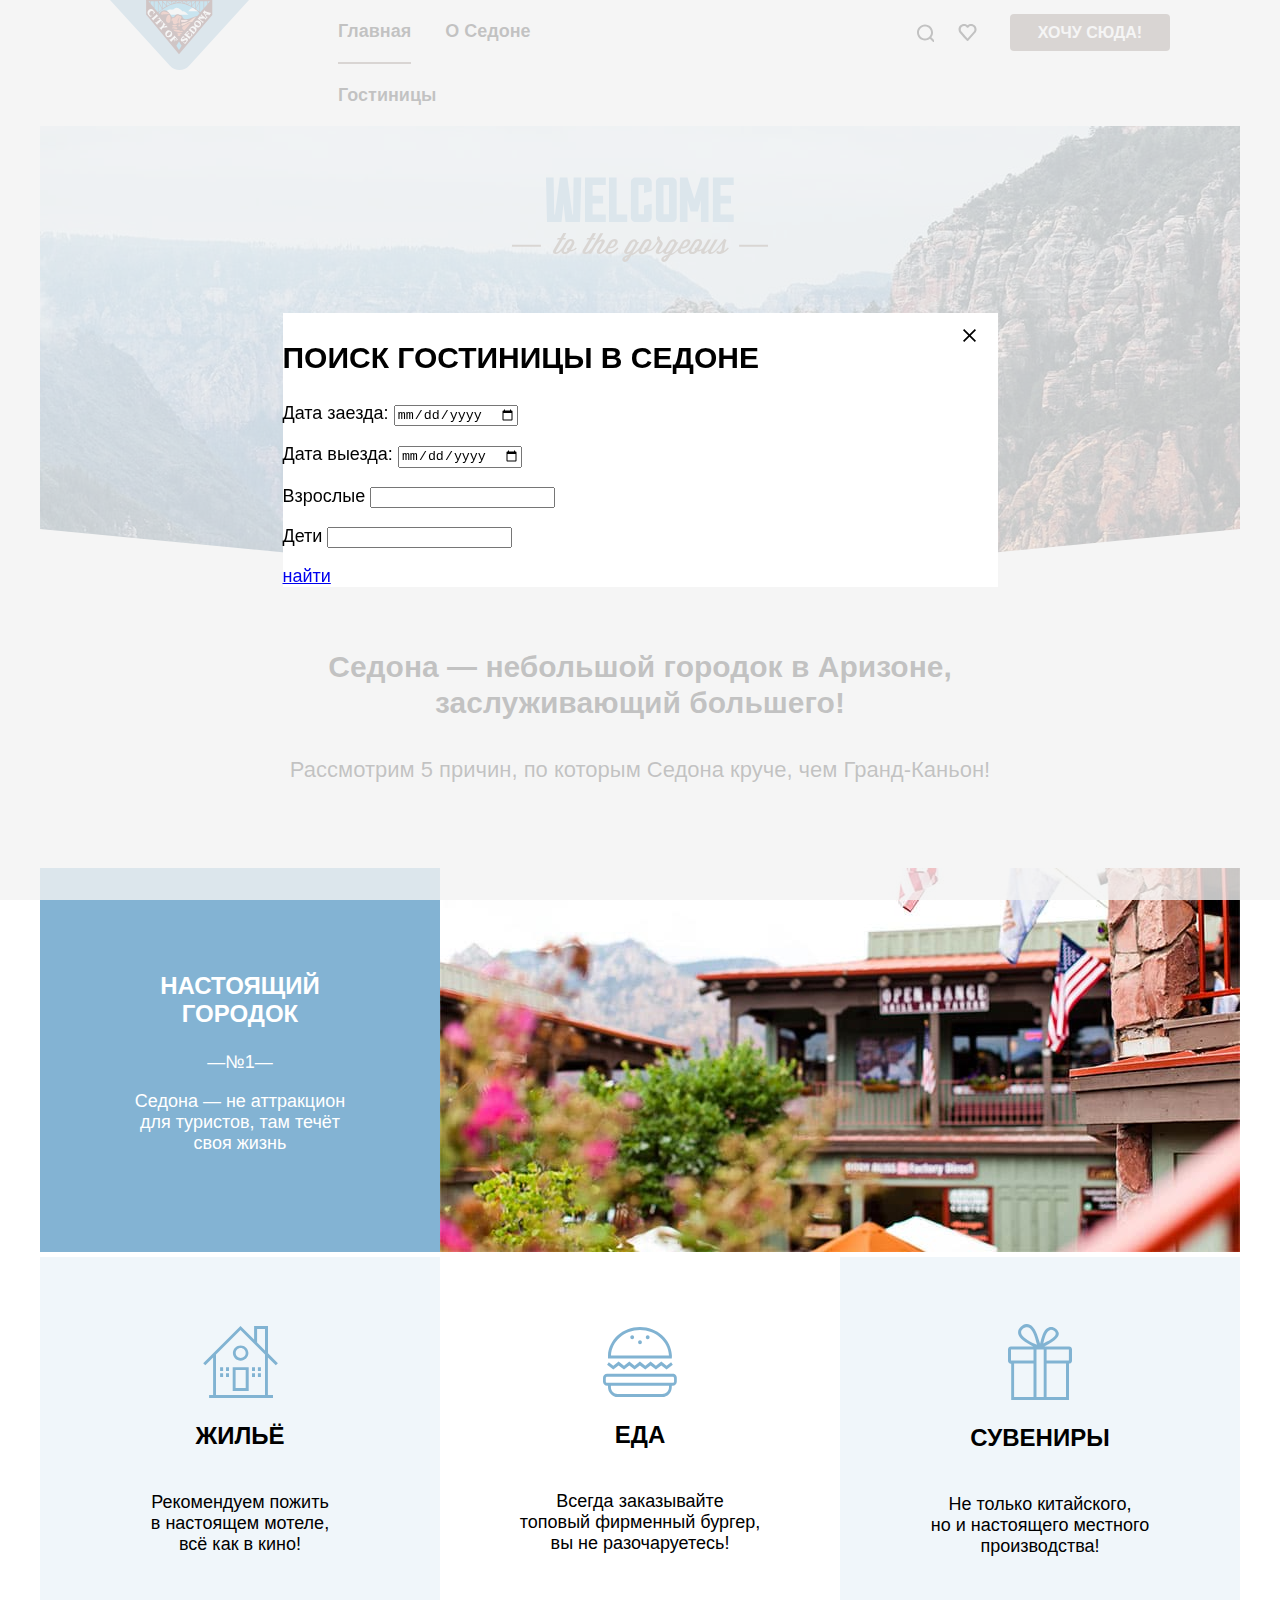
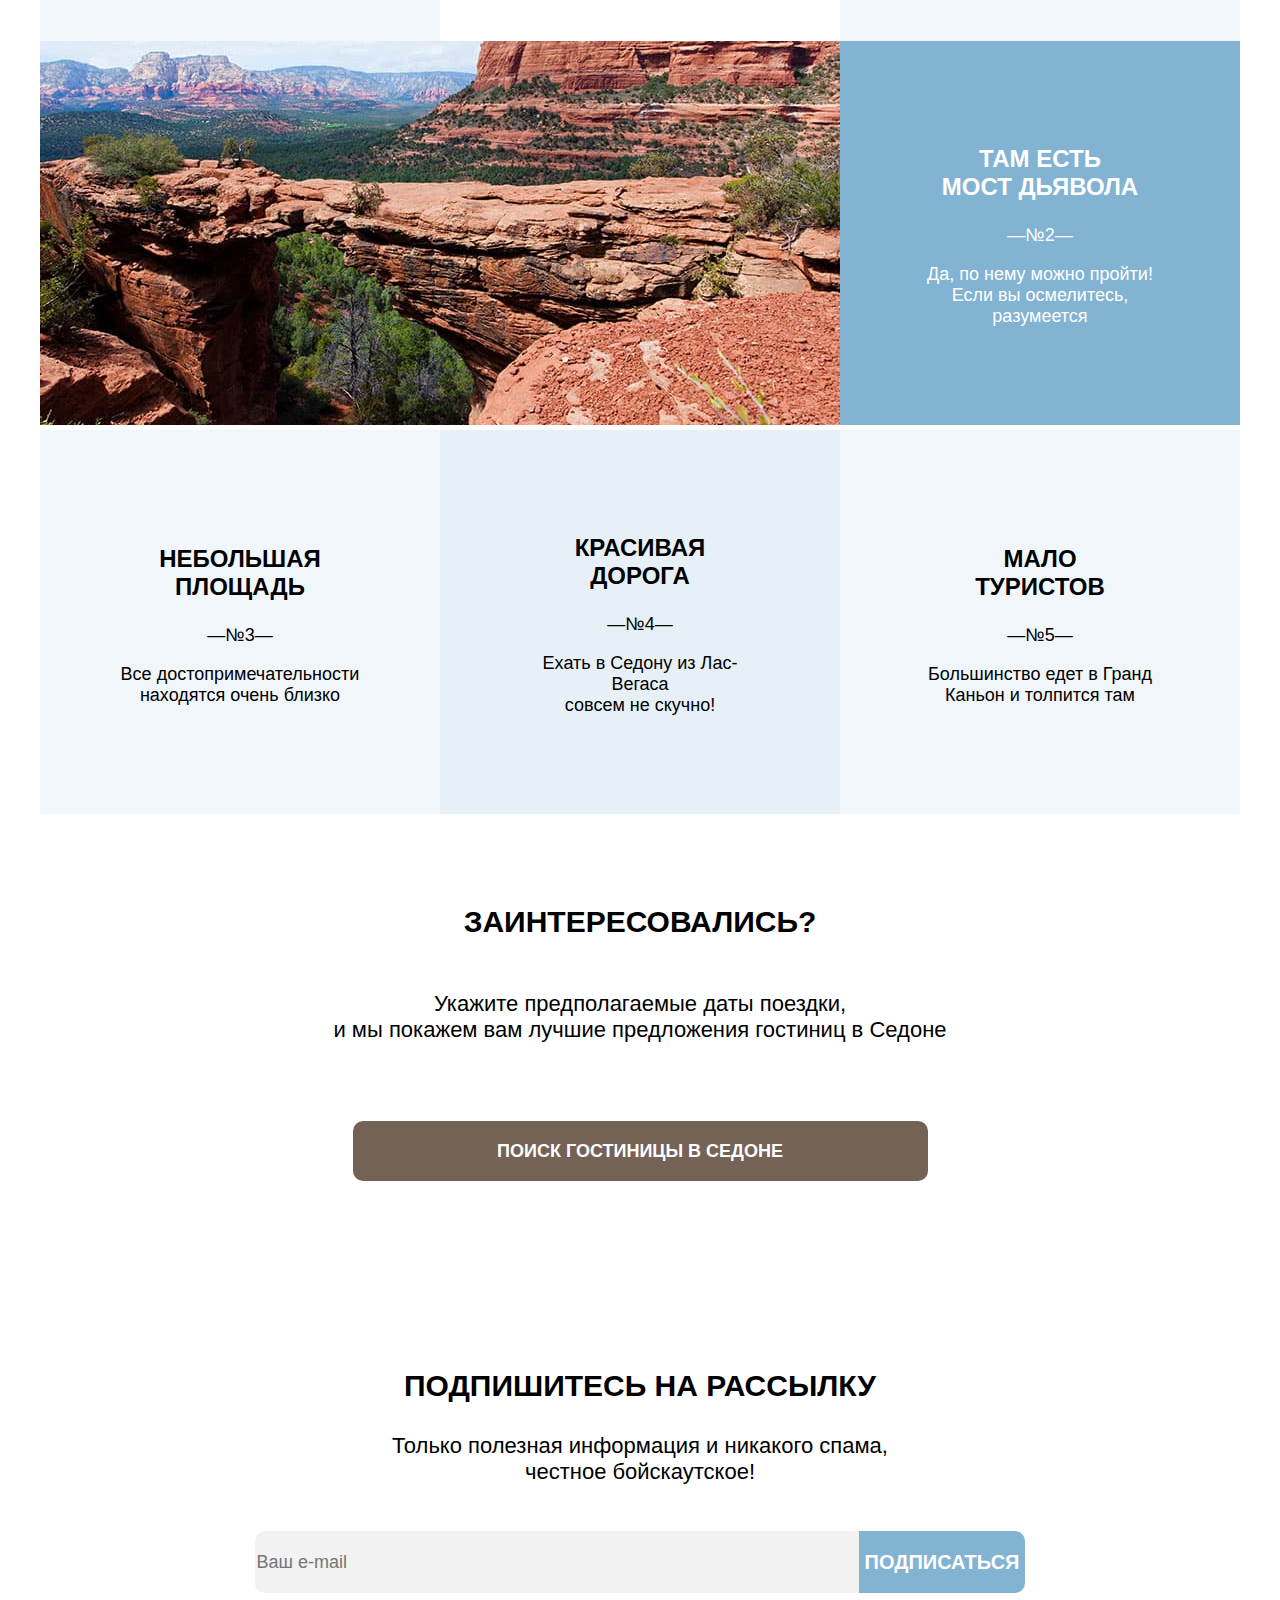
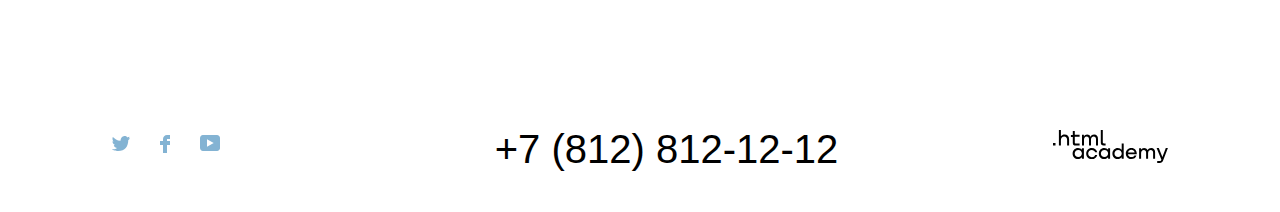
<file: index.html>
<!DOCTYPE html>
<html lang="ru">

<head>
    <meta charset="utf-8">
    <title>Sedona</title>
    <link rel="stylesheet" href="styles/styles.css">

</head>

<body>
    <div class="index-content">
        <header class="page-header">
            <nav class="navigation">
                <div class="navigation-logo">
                    <img class="logo" src="images/svg/logo.svg" width="139" height="70" alt="Логотип">
                </div>
                <ul class="navigation-list">

                    <li class="navigation-item">
                        <a class="navigation-link-active">Главная </a>
                    </li>
                    <li class="navigation-item">
                        <a class="navigation-link" href="about.html">О Седоне </a>
                    </li>
                    <li class="navigation-item">
                        <a class="navigation-link" href="hotels.html">Гостиницы </a>
                    </li>
                </ul>

                <ul class="navigation-user">
                    <li class="navigation-item">
                        <a class="navigation-link" href="#">
                            <svg aria-hidden="true" focusable="false" width="18.05" height="18.1" xmlns="http://www.w3.org/2000/svg">
                                <path d="m19.026 17.05-3.71-3.7c1.002-1.3 1.704-3 1.704-4.9 0-4.4-3.61-8-8.023-8C4.585.45.975 4.15.975 8.55c0 4.4 3.61 8 8.022 8 1.805 0 3.51-.6 4.914-1.7l3.71 3.7 1.405-1.5Zm-10.029-2.5c-3.309 0-6.017-2.7-6.017-6s2.708-6 6.017-6c3.31 0 6.017 2.7 6.017 6s-2.707 6-6.017 6Z" fill="#000"/>
                              </svg>
                            <span class="visually-hidden"> Поиск</span> </a>
                    </li>
                    <li class="navigation-item">
                        <a class="navigation-link navigation-link-2" href="#">
                            <svg aria-hidden="true" focusable="false" width="19" height="17" fill="none" xmlns="http://www.w3.org/2000/svg"><path d="M9.444 17c-.301 0-.602-.1-.802-.4-5.416-6.1-6.72-7.5-7.02-7.9C.92 7.8.519 6.6.519 5.4c0-3 2.406-5.4 5.515-5.4 1.304 0 2.507.5 3.51 1.3C10.547.5 11.851 0 13.054 0c3.008 0 5.516 2.4 5.516 5.4 0 1.3-.502 2.5-1.304 3.4l-7.02 7.9c-.2.2-.401.3-.802.3ZM3.427 7.5c.3.4 3.51 4 6.117 6.9l6.218-7c.501-.5.702-1.2.702-2 0-1.8-1.505-3.3-3.31-3.3-1.002 0-2.005.5-2.707 1.3-.301.3-.602.4-.903.4-.3 0-.602-.2-.802-.4-.702-.8-1.705-1.3-2.708-1.3-1.805 0-3.31 1.5-3.31 3.3-.1.9.302 1.6.703 2.1-.1 0-.1 0 0 0Z" fill="#000"/></svg>
                            <span class="visually-hidden">Избранное</span> </a>
                    </li>
                    <li class="navigation-item">
                        <a class="navigation-link-button" href="#"><span class="header-link-button">Хочу сюда!</span>  </a>
                    </li>
                </ul>
            </nav>
        </header>

        <main class="main-container main-index">

            <div class="page-container">
                <section class="logo-title">
                    <img class="main-logo" src="images/svg/welcome.svg" width="458" height="352" alt="Логотип">
                    <img class="vector-header" src="images/svg/vector-header.svg" alt="">
                    <h1 class="visually-hidden  ">Седона</h1>

                </section>
                <section class="desc">
                    <h2 class="main-slogan">Седона — небольшой городок в Аризоне, заслуживающий большего!
                    </h2>
                    <p class="reasons">Рассмотрим 5 причин, по которым Седона круче, чем Гранд-Каньон!</p>
                </section>

                <section class="advantages">
                    <h2 class="visually-hidden">Преимущества</h2>
                    <ol class="advantages-list">

                        <li class="advantages-list-item">
                            <h3 class="advantages-title">настоящий <br>городок
                            </h3>
                            <span class="number">—№1—</span>
                            <p class="advantages-discription">Седона — не аттракцион<br> для туристов, там течёт <br> своя жизнь</p>
                        </li>



                        <li class="advantages-item-photo">
                            <img class="photo-top" src="images/background-2.jpg" Width="800" Height="384" alt="Изображение">
                        </li>
                        <li class="content-1">

                            <ul class="advantages-items">


                                <li class="advantages-item-logo">
                                    <img src="images/svg/hous.svg" width="75" height="72" alt="Дом">
                                    <h3 class="advantages-title">Жильё</h3>
                                    <p class="advantages-discription">Рекомендуем пожить <br> в настоящем мотеле, <br> всё как в кино!</p>
                                </li>
                                <li class="advantages-item-logo white">
                                    <img src="images/svg/burger.svg" width="74" height="70" alt="Бургер">
                                    <h3 class="advantages-title">Еда</h3>
                                    <p class="advantages-discription">Всегда заказывайте <br> топовый фирменный бургер, <br> вы не разочаруетесь!</p>
                                </li>
                                <li class="advantages-item-logo">
                                    <img src="images/svg/present.svg" width="64" height="76" alt="Подарок">
                                    <h3 class="advantages-title">Сувениры</h3>
                                    <p class="advantages-discription">Не только китайского, <br> но и настоящего местного <br> производства!</p>
                                </li>
                            </ul>
                        </li>

                        <li class="advantages-item">
                            <div class="advantages-item-photo">
                                <img class="photo" src="images/background-3.jpg" width="800" height="384" alt="Изображение">
                            </div>
                        </li>




                        <li class="advantages-list-item-2">
                            <h3 class="advantages-title">там есть <br> мост дьявола</h3>
                            <span class="number">—№2—</span>
                            <p class="advantages-discription">Да, по нему можно пройти! Если вы осмелитесь, разумеется</p>
                        </li>
                        <li class="content-2">
                            <ul class="advantages-items-2">
                                <li class="advantages-item-number">
                                    <h3 class="advantages-title">Небольшая <br> площадь
                                    </h3>
                                    <span class="number">—№3—</span>
                                    <p class="advantages-discription">Все достопримечательности <br> находятся очень близко</p>
                                </li>
                                <li class="advantages-item-road">
                                    <h3 class="advantages-title">Красивая <br> дорога
                                    </h3>
                                    <span class="number">—№4—</span>
                                    <p class="advantages-discription">Ехать в Седону из Лас-Вегаса <br> совсем не скучно!</p>
                                </li>
                                <li class="advantages-item-number">
                                    <h3 class="advantages-title">Мало <br> туристов
                                    </h3>
                                    <span class="number">—№5—</span>
                                    <p class="advantages-discription">Большинство едет в Гранд <br> Каньон и толпится там</p>
                                </li>
                            </ul>
                        </li>
                    </ol>

                </section>

                <section class="search">
                    <h2 class="visually-hidden">Поиск гостиницы</h2>
                    <p class="search-title">Заинтересовались?</p>
                    <p class="search-text">Укажите предполагаемые даты поездки, <br> и мы покажем вам лучшие предложения гостиниц в Седоне
                    </p>
                    <a class="button button-subscribe" href="#"> <span class="search-hotels">поиск гостиницы в седоне</span> </a>
                </section>

                <section class="subscription">
                    <h2 class="subscription-title">Подпишитесь на рассылку</h2>
                    <p class="subscription-text">Только полезная информация и никакого спама, <br> честное бойскаутское!</p>
                    <form class="subscription-form" action="https://echo.htmlacademy.ru/" method="post">
                        <label class="visually-hidden" for="subcription-email">Email</label>
                        <input class="field" placeholder="Ваш e-mail" type="email" name="subcription-email" id="subcription-email">
                        <button class="button subscription-button" type="submit"><span class="subscription-button-item">подписаться</span> </button>
                    </form>
                </section>
            </div>
        </main>

        <footer class="page-footer">

            <section class="contacts">
                <h2 class="visually-hidden">Контакты</h2>
                <ul class="footer-social-list">
                    <li class="footer-social-item">
                        <a class="button-footer" href="https://twitter.com/htmlacademy_ru">
                            <svg aria-hidden="true" focusable="false" width="18" height="15" fill="none" xmlns="http://www.w3.org/2000/svg"><path d="M11.6.2c1.8-.5 3.2.3 3.8 1.2.7-.2 1.4-.5 2.1-.7 0 .9-.6 1.5-.9 1.8.7.1 1.4-.6 1.4-.6-.2 1-1.1 1.8-1.7 2C16.1 10.7 13 15.1 5.7 15h-.5c-.4 0-4.4-.5-5.2-1.9 2.4.2 4.1-.4 5-1.2-1-.3-2.9-.4-3.2-2.9.4.1.6.2 1.3.1C1.8 8.3.4 7.5.5 5.3c.3.3 1.1.5 1.4.5C1.1 5.6-.2 2.5.9.9c1.9 1.9 4 3.6 7.6 3.8C8.7 2.3 9.7.8 11.6.2Z" fill="#83B3D3"/></svg>
                            <span class="visually-hidden">Твиттер</span>
                        </a>
                    </li>
                    <li class="footer-social-item">
                        <a class="button-footer" href="https://www.facebook.com/htmlacademy">
                            <svg aria-hidden="true" focusable="false" width="10" height="18" fill="none" xmlns="http://www.w3.org/2000/svg"><path d="M7 0C4.8 0 3 1.8 3 4v2H0v4h3v8h4v-8h3V6H7V4h3V0H7Z" fill="#83B3D3"/></svg>
                            <span class="visually-hidden">Фейсбук</span>
                        </a>
                    </li>
                    <li class="footer-social-item">
                        <a class="button-footer" href="https://www.youtube.com/c/HTMLAcademyRUS">
                            <svg aria-hidden="true" focusable="false" width="20" height="16" fill="none" xmlns="http://www.w3.org/2000/svg"><path d="M17 0H2.9C1.2 0 0 1.5 0 3.2v9.5C0 14.5 1.2 16 2.9 16h14.3c1.5 0 2.9-1.5 2.9-3.2V3.2C19.9 1.5 18.7 0 17 0ZM7 11.8V4.2L13.7 8 7 11.8Z" fill="#83B3D3"/></svg>
                            <span class="visually-hidden">Ютуб</span>
                        </a>
                    </li>
                </ul>
                <a class="contacts-phone" href="tel:+78128121212">+7 (812) 812-12-12</a>
                <a class="navigation-logo" href="https://htmlacademy.ru/">
                    <img class="footer-logo" src="images/svg/html.svg" alt="Логотип">
                </a>
            </section>
        </footer>
    </div>
    <div class="modal-container">
        <div class="modal modal-auth">
            <button class="modal-close-button">
                <span class="visually-hidden">Закрыть</span>
              </button>
            <section class="modal-content">
                <h2 class="modal-title">поиск гостиницы в седоне</h2>
                <form>
                    <p class="modal-date"><span class="date-item">Дата заезда:</span> <input class="date-item" type="date" name="calendar"></p>
                    <p class="modal-date-2"><span class="date-item-2">Дата выезда:</span> <input class="date-item-2" type="date" name="calendar"></p>
                    <p class="adults"><span class="adults-item">Взрослые</span> <input type="number" min="1"></p>
                    <p class="children"><span class="children-item">Дети</span> <input type="number"></p>
                    <a class="modal-container-search" href="#"><span class="modal-cantainer-button">найти</span></a>

                </form>
            </section>

        </div>


    </div>
</body>

</html>
</file>
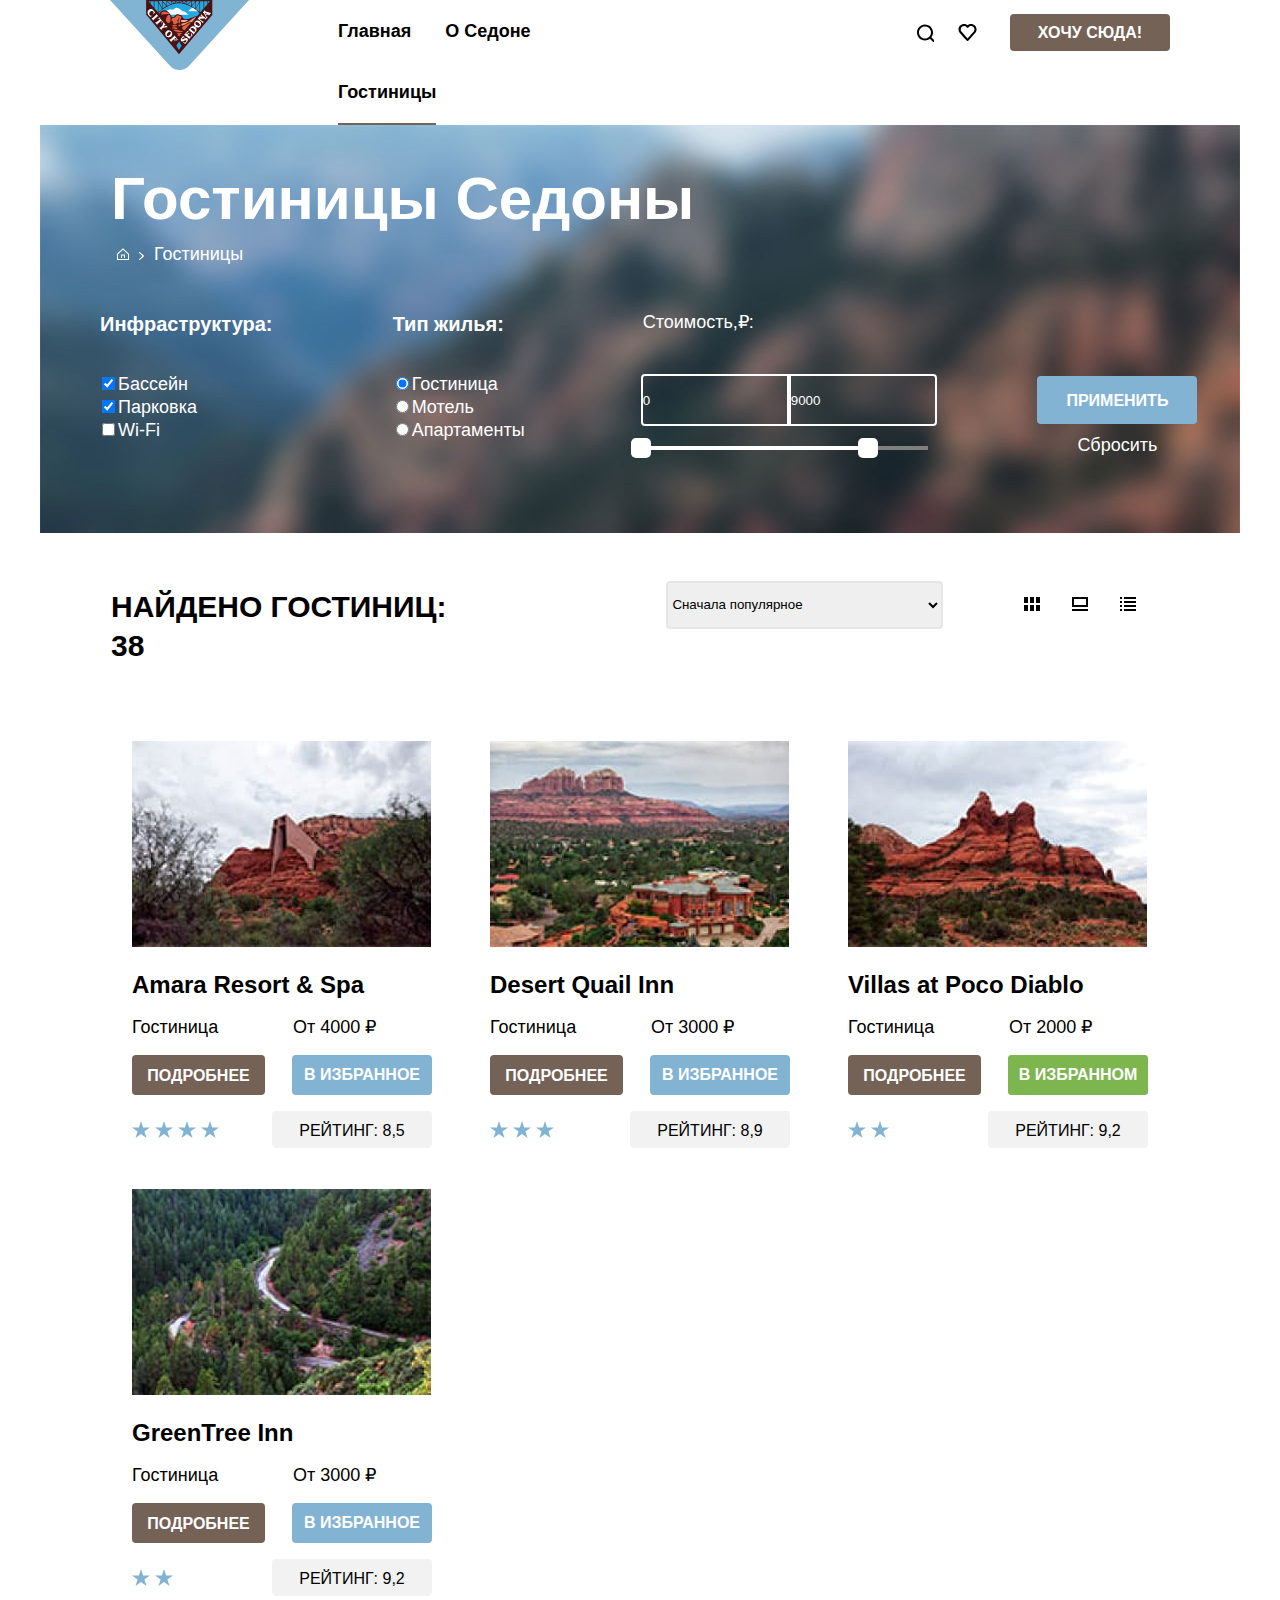
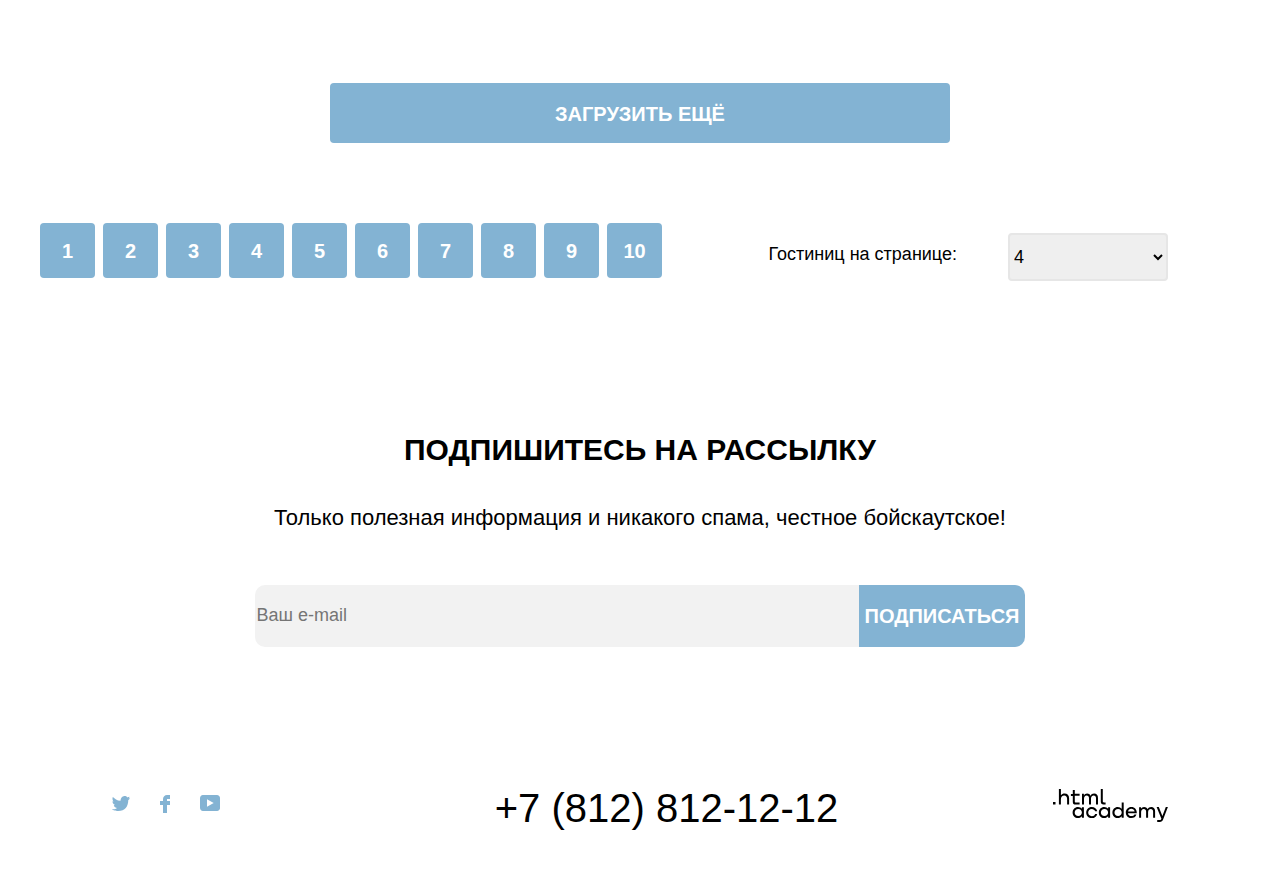
<file: hotels.html>
<!DOCTYPE html>
<html lang="ru">

<head>
    <meta charset="utf-8">
    <title>Каталог</title>
    <link rel="stylesheet" href="styles/styles.css">
</head>

<body>
    <div class="index-content">

        <header class="page-header">
            <nav class="navigation">
                <div class="navigation-logo">
                    <img class="logo" src="images/svg/logo.svg" width="139" height="70" alt="Логотип">
                </div>
                <ul class="navigation-list">

                    <li class="navigation-item">
                        <a class="navigation-link" href="index.html">Главная </a>
                    </li>
                    <li class="navigation-item">
                        <a class="navigation-link" href="about.html">О Седоне </a>
                    </li>
                    <li class="navigation-item">
                        <a class="navigation-link-current">Гостиницы </a>
                    </li>
                </ul>

                <ul class="navigation-user">
                    <li class="navigation-item">
                        <a class="navigation-link" href="#">
                            <svg aria-hidden="true" focusable="false" width="18.05" height="18.1" xmlns="http://www.w3.org/2000/svg">
                            <path d="m19.026 17.05-3.71-3.7c1.002-1.3 1.704-3 1.704-4.9 0-4.4-3.61-8-8.023-8C4.585.45.975 4.15.975 8.55c0 4.4 3.61 8 8.022 8 1.805 0 3.51-.6 4.914-1.7l3.71 3.7 1.405-1.5Zm-10.029-2.5c-3.309 0-6.017-2.7-6.017-6s2.708-6 6.017-6c3.31 0 6.017 2.7 6.017 6s-2.707 6-6.017 6Z" fill="#000"/>
                          </svg>
                            <span class="visually-hidden"> Поиск</span> </a>
                    </li>
                    <li class="navigation-item">
                        <a class="navigation-link navigation-link-2" href="#">
                            <svg aria-hidden="true" focusable="false" width="19" height="17" fill="none" xmlns="http://www.w3.org/2000/svg"><path d="M9.444 17c-.301 0-.602-.1-.802-.4-5.416-6.1-6.72-7.5-7.02-7.9C.92 7.8.519 6.6.519 5.4c0-3 2.406-5.4 5.515-5.4 1.304 0 2.507.5 3.51 1.3C10.547.5 11.851 0 13.054 0c3.008 0 5.516 2.4 5.516 5.4 0 1.3-.502 2.5-1.304 3.4l-7.02 7.9c-.2.2-.401.3-.802.3ZM3.427 7.5c.3.4 3.51 4 6.117 6.9l6.218-7c.501-.5.702-1.2.702-2 0-1.8-1.505-3.3-3.31-3.3-1.002 0-2.005.5-2.707 1.3-.301.3-.602.4-.903.4-.3 0-.602-.2-.802-.4-.702-.8-1.705-1.3-2.708-1.3-1.805 0-3.31 1.5-3.31 3.3-.1.9.302 1.6.703 2.1-.1 0-.1 0 0 0Z" fill="#000"/></svg>
                            <span class="visually-hidden">Избранное</span> </a>
                    </li>
                    <li class="navigation-item-button">
                        <a class="navigation-link-button" href="#"><span class="header-link-button">Хочу сюда!</span>  </a>
                    </li>
                </ul>
            </nav>
        </header>

        <main class="main-inner main-container">
            <section class="inner-hotels">
                <header class="inner-header">
                    <h1 class="inner-title">Гостиницы Седоны</h1>
                    <ul class="hotels-type">
                        <li class="hotels-type-item">
                            <a class="button-inner" href="index.html">
                                <svg width="12" height="12" viewBox="0 0 12 12" fill="none" xmlns="http://www.w3.org/2000/svg">
                                <path d="M6 0.300049L0 5.80005V12H12V5.80005L6 0.300049ZM11 11H1V6.20005L6 1.70005L11 6.20005V11Z" fill="white"/>
                                <path d="M4 10H5V7.5H7V10H8V6.5H4V10Z" fill="white"/>
                                </svg>
                                <span class="visually-hidden">Главная</span>
                            </a>
                        </li>
                        <li class="hotels-type-item">
                            <a class="inner-hotels-item" href="#"><svg width="5" height="8" viewBox="0 0 5 8" fill="none" xmlns="http://www.w3.org/2000/svg">
                            <path d="M4.79998 3.60005L0.999984 0.200049C0.799984 4.88311e-05 0.399984 4.88311e-05 0.0999836 0.200049C-0.200016 0.400049 -0.100016 0.800049 0.0999836 1.00005L3.39998 4.00005L0.199984 7.00005C-1.63764e-05 7.20005 -1.63764e-05 7.60005 0.199984 7.80005C0.199984 7.90005 0.499984 8.00005 0.599984 8.00005C0.699984 8.00005 0.899984 7.90005 0.999984 7.80005L4.79998 4.40005C5.09998 4.20005 5.09998 3.80005 4.79998 3.60005Z" fill="white"/>
                            </svg>
                            </a>
                        </li>
                        <li class="hotels-type-item">
                            <a class="inner-hotels-item">Гостиницы</a>
                        </li>

                    </ul>


                </header>

                <h2 class="visually-hidden">Cписок жилья с фильтрами</h2>
                <form class="catalog-filter" action="https://echo.htmlacademy.ru/" method="get">
                    <fieldset class="catalog-filter-group">
                        <legend class="catalog-filter-title">Инфраструктура:</legend>
                        <ul class="hotels-filter-list">
                            <li class="hotels-filter-item">
                                <label class="control">
                                <input class="control-input" type="checkbox" name="pool" checked>Бассейн
                            </label>
                            </li>
                            <li class="hotels-filter-item">
                                <label class="control">
                                <input class="control-input" type="checkbox" name="parking" checked>Парковка
                            </label>
                            </li>
                            <li class="hotels-filter-item">
                                <label class="control">
                                <input class="control-input" type="checkbox" name="Wi-Fi">Wi-Fi
                            </label>
                            </li>
                        </ul>
                    </fieldset>
                    <fieldset class="catalog-filter-group">
                        <legend class="catalog-filter-title">Тип жилья:</legend>
                        <ul class="hotels-filter-list">
                            <li class="hotels-filter-item">
                                <label class="control">
                                <input class="control-input" type="radio" name="hotels-type" value="hotel"
                                    checked>Гостиница
                            </label>
                            </li>
                            <li class="hotels-filter-item">
                                <label class="control">
                                <input class="control-input" type="radio" name="hotels-type" value="motel">Мотель
                            </label>
                            </li>
                            <li class="hotels-filter-item">
                                <label class="control">
                                <input class="control-input" type="radio" name="hotels-type"
                                    value="apartments">Апартаменты
                            </label>
                            </li>
                        </ul>
                    </fieldset>



                    <fieldset class="catalog-filter-group">
                        <legend class="catalog-title-filter">Стоимость,₽:</legend>




                        <div class="range-wrapper-inputs">

                            <input class="range-input" type="text" name="min-price" value="0">


                            <input class="range-inputs" type="text" name="max-price" value="9000">

                        </div>
                        <div class="range-scale">
                            <div class="range-bar" style=" width: 227px">
                                <button class="range-toggle toggle-min">
                                <span class="visually-hidden">Изменить минимальную цену.</span>
                              </button>
                                <button class="range-toggle toggle-max">
                                <span class="visually-hidden">Изменить максимальную цену.</span>
                              </button>
                            </div>
                        </div>

                    </fieldset>

                    <section class="inner-hotels-button">
                        <h3 class="visually-hidden">Кнопки</h3>

                        <button class="button-apply" type="submit"><span class="button-apply-item">Применить</span></button>
                        <a class="button-reset"><span class="button-reset-item">Сбросить</span></a>
                    </section>
                </form>
            </section>


            <section class="widget">
                <h3 class="visually-hidden">Сортировка</h3>
                <div class="result">Найдено гостиниц: <span class="result-item">38</span></div>
                <select class="widget-select-control" aria-label="Сортировка">
                <option value="popular">Сначала популярное</option>
                <option value="cheap">Сначала дешёвое</option>
                <option value="expensive">Сначала дорогое</option>
            </select>
                <ul class="button-list">
                    <li class="button-list-item">
                        <a href="#" class="button">
                            <svg width="16" height="14" viewBox="0 0 16 14" fill="none" xmlns="http://www.w3.org/2000/svg">
                            <path d="M4 0H0V6H4V0Z" fill="black"/>
                            <path d="M16 0H12V6H16V0Z" fill="black"/>
                            <path d="M10 0H6V6H10V0Z" fill="black"/>
                            <path d="M4 8H0V14H4V8Z" fill="black"/>
                            <path d="M16 8H12V14H16V8Z" fill="black"/>
                            <path d="M10 8H6V14H10V8Z" fill="black"/>
                            </svg>

                            <span class="visually-hidden">Показать карточки</span>
                        </a>
                    </li>
                    <li class="button-list-item">
                        <a href="#" class="button">
                            <svg width="16" height="14" viewBox="0 0 16 14" fill="none" xmlns="http://www.w3.org/2000/svg">
                            <path d="M16 12H0V14H16V12Z" fill="black"/>
                            <path d="M14 2V8H2V2H14ZM16 0H0V10H16V0Z" fill="black"/>
                            </svg>

                            <span class="visually-hidden">Показать карточку</span>
                        </a>
                    </li>
                    <li class="button-list-item">
                        <a href="#" class="button">
                            <svg width="16" height="14" viewBox="0 0 16 14" fill="none" xmlns="http://www.w3.org/2000/svg">
                            <path d="M2 0H0V2H2V0Z" fill="black"/>
                            <path d="M16 0H4V2H16V0Z" fill="black"/>
                            <path d="M2 4H0V6H2V4Z" fill="black"/>
                            <path d="M16 4H4V6H16V4Z" fill="black"/>
                            <path d="M2 8H0V10H2V8Z" fill="black"/>
                            <path d="M16 8H4V10H16V8Z" fill="black"/>
                            <path d="M2 12H0V14H2V12Z" fill="black"/>
                            <path d="M16 12H4V14H16V12Z" fill="black"/>
                            </svg>

                            <span class="visually-hidden">Показать список</span>
                        </a>
                    </li>
                </ul>
            </section>
            <section class="hotels-items">
                <h3 class="visually-hidden">Гостиницы</h3>
                <ul class="hotel-list">
                    <li class="hotel-card">
                        <a class="hotel-card-link" href="hotel.html">
                            <img class="hotel-card-imag" src="images/hotel-1.jpg" alt="Отель">
                            <h3 class="hotel-card-title">Amara Resort & Spa</h3>
                        </a>
                        <section class="section-1">
                            <span class="hotel-card-word">Гостиница</span>
                            <span class="hotel-card-price">От 4000 ₽</span>
                        </section>
                        <section class="section-2">
                            <a class="hotel-card-button button" href="#"><span class="more">подробнее</span> </a>

                            <a class="card-button button" href="#"><span class="favourite ">в избранное</span> </a>
                        </section>
                        <section class="section-3">

                            <div class="star-logo"> <img class="hotel-card-logo" src="images/svg/star.svg" alt="Рейтинг">
                                <img class="hotel-card-logo" src="images/svg/star.svg" alt="Рейтинг">
                                <img class="hotel-card-logo" src="images/svg/star.svg" alt="Рейтинг">
                                <img class="hotel-card-logo" src="images/svg/star.svg" alt="Рейтинг"></div>
                            <span class="hotel-card-rating"><span class="rating"> Рейтинг: 8,5</span></span>
                        </section>

                    </li>
                    <li class="hotel-card">
                        <a class="hotel-card-link" href="hotel.html">
                            <img class="hotel-card-imag" src="images/hotel-2.jpg" alt="Отель">
                            <h3 class="hotel-card-title">Desert Quail Inn</h3>
                        </a>
                        <section class="section-1">
                            <span class="hotel-card-word">Гостиница</span>
                            <span class="hotel-card-price">От 3000 ₽</span>
                        </section>
                        <section class="section-2">
                            <a class="hotel-card-button button" href="#"><span class="more">подробнее</span> </a>


                            <a class="card-button button" href="#"><span class="favourite">в избранное</span></a>
                        </section>
                        <section class="section-3">
                            <div class="star-logo"><img class="hotel-card-logo" src="images/svg/star.svg" alt="Рейтинг">
                                <img class="hotel-card-logo" src="images/svg/star.svg" alt="Рейтинг">
                                <img class="hotel-card-logo" src="images/svg/star.svg" alt="Рейтинг"></div>
                            <p class="hotel-card-rating"><span class="rating">Рейтинг: 8,9</span></p>
                        </section>

                    </li>
                    <li class="hotel-card">
                        <a class="hotel-card-link" href="hotel.html">
                            <img class="hotel-card-imag" src="images/hotel-3.jpg" alt="Отель">
                            <h3 class="hotel-card-title">Villas at Poco Diablo</h3>
                        </a>
                        <section class="section-1">
                            <span class="hotel-card-word">Гостиница</span>
                            <span class="hotel-card-price">От 2000 ₽</span>
                        </section>
                        <section class="section-2">
                            <a class="hotel-card-button button" href="#"><span class="more">подробнее</span> </a>


                            <a class="card-button button" href="#"><span class="favourite green">в избранном</span></a>
                        </section>
                        <section class="section-3">
                            <div class="star-logo"> <img class="hotel-card-logo" src="images/svg/star.svg" alt="Рейтинг">
                                <img class="hotel-card-logo" src="images/svg/star.svg" alt="Рейтинг"></div>
                            <p class="hotel-card-rating"><span class="rating">Рейтинг: 9,2</span></p>
                        </section>

                    </li>
                    <li class="hotel-card">
                        <a class="hotel-card-link" href="hotel.html">
                            <img class="hotel-card-imag" src="images/hotel-4.jpg" alt="Отель">
                            <h3 class="hotel-card-title">GreenTree Inn</h3>
                        </a>

                        <section class="section-1">
                            <span class="hotel-card-word">Гостиница</span>
                            <span class="hotel-card-price">От 3000 ₽</span>
                        </section>
                        <section class="section-2">
                            <a class="hotel-card-button button" href="#"><span class="more">подробнее</span> </a>


                            <a class="card-button button" href="#"><span class="favourite">в избранное</span></a>
                        </section>
                        <section class="section-3">
                            <div class="star-logo"> <img class="hotel-card-logo" src="images/svg/star.svg" alt="Рейтинг">
                                <img class="hotel-card-logo" src="images/svg/star.svg" alt="Рейтинг"></div>
                            <p class="hotel-card-rating"><span class="rating">Рейтинг: 9,2</span></p>
                        </section>

                    </li>

                </ul>
            </section>
            <section class="pagination-button">
                <h3 class="visually-hidden">Загрузить ещё</h3>

                <button class="button pagination-download-more" type="button"><span class="load-more">Загрузить ещё</span> </button>
            </section>
            <section class="pagination-items">
                <ul class="pagination">
                    <li class="pagination-item">
                        <a class="pagination-link pagination-current"><span class="pagination-number">1</span></a>
                    </li>
                    <li class="pagination-item">
                        <a class="pagination-link" href="#"><span class="pagination-number">2</span></a>
                    </li>
                    <li class="pagination-item">
                        <a class="pagination-link" href="#"> <span class="pagination-number">3</span> </a>
                    </li>
                    <li class="pagination-item">
                        <a class="pagination-link" href="#"><span class="pagination-number">4</span></a>
                    </li>

                    <li class="pagination-item">
                        <a class="pagination-link" href="#"><span class="pagination-number">5</span></a>
                    </li>
                    <li class="pagination-item">
                        <a class="pagination-link" href="#"><span class="pagination-number">6</span></a>
                    </li>
                    <li class="pagination-item">
                        <a class="pagination-link" href="#"><span class="pagination-number">7</span></a>
                    </li>
                    <li class="pagination-item">
                        <a class="pagination-link" href="#"><span class="pagination-number">8</span></a>
                    </li>
                    <li class="pagination-item">
                        <a class="pagination-link" href="#"><span class="pagination-number">9</span></a>
                    </li>
                    <li class="pagination-item">
                        <a class="pagination-link" href="#"><span class="pagination-number">10</span></a>
                    </li>

                </ul>
                <div class="select-control-section">
                    <p class="select-control-text">Гостиниц на странице:</p>
                    <select class="select-control" aria-label="Количество гостиниц">
                <option value="four">4</option>
                <option value="three">3</option>
                <option value="two">2</option>
                <option value="one">1</option>

            </select>
                </div>

            </section>
            <section class="subscription">
                <h2 class="subscription-title">Подпишитесь на рассылку</h2>
                <p class="subscription-text">Только полезная информация и никакого спама, честное бойскаутское!</p>
                <form class="subscription-form" action="https://echo.htmlacademy.ru/" method="post">
                    <label class="visually-hidden" for="subcription-email">Email</label>
                    <input class="field" placeholder="Ваш e-mail" type="email" name="subcription-email" id="subcription-email">
                    <button class="button subscription-button" type="submit">Подписаться</button>
                </form>
            </section>
        </main>


        <footer class="page-footer">
            <section class="contacts">
                <h2 class="visually-hidden">Контакты</h2>
                <ul class="footer-social-list">
                    <li class="footer-social-item">
                        <a class="button" href="https://twitter.com/htmlacademy_ru">
                            <svg aria-hidden="true" focusable="false" width="18" height="15" fill="none" xmlns="http://www.w3.org/2000/svg"><path d="M11.6.2c1.8-.5 3.2.3 3.8 1.2.7-.2 1.4-.5 2.1-.7 0 .9-.6 1.5-.9 1.8.7.1 1.4-.6 1.4-.6-.2 1-1.1 1.8-1.7 2C16.1 10.7 13 15.1 5.7 15h-.5c-.4 0-4.4-.5-5.2-1.9 2.4.2 4.1-.4 5-1.2-1-.3-2.9-.4-3.2-2.9.4.1.6.2 1.3.1C1.8 8.3.4 7.5.5 5.3c.3.3 1.1.5 1.4.5C1.1 5.6-.2 2.5.9.9c1.9 1.9 4 3.6 7.6 3.8C8.7 2.3 9.7.8 11.6.2Z" fill="#83B3D3"/></svg>
                            <span class="visually-hidden">Твиттер</span>
                        </a>
                    </li>
                    <li class="footer-social-item">
                        <a class="button" href="https://www.facebook.com/htmlacademy">
                            <svg aria-hidden="true" focusable="false" width="10" height="18" fill="none" xmlns="http://www.w3.org/2000/svg"><path d="M7 0C4.8 0 3 1.8 3 4v2H0v4h3v8h4v-8h3V6H7V4h3V0H7Z" fill="#83B3D3"/></svg>
                            <span class="visually-hidden">Фейсбук</span>
                        </a>
                    </li>
                    <li class="footer-social-item">
                        <a class="button" href="https://www.youtube.com/c/HTMLAcademyRUS">
                            <svg aria-hidden="true" focusable="false" width="20" height="16" fill="none" xmlns="http://www.w3.org/2000/svg"><path d="M17 0H2.9C1.2 0 0 1.5 0 3.2v9.5C0 14.5 1.2 16 2.9 16h14.3c1.5 0 2.9-1.5 2.9-3.2V3.2C19.9 1.5 18.7 0 17 0ZM7 11.8V4.2L13.7 8 7 11.8Z" fill="#83B3D3"/></svg>
                            <span class="visually-hidden">Ютуб</span>
                        </a>
                    </li>
                </ul>
                <a class="contacts-phone" href="tel:+78128121212"><span class="contacts-phone-item" >+7 (812) 812-12-12</span></a>
                <a class="navigation-logo" href="https://htmlacademy.ru/">
                    <svg class="footer-logo" aria-hidden="true" focusable="false" width="115" height="33" fill="none" xmlns="http://www.w3.org/2000/svg"><path d="M0 12.9v2.6h2.5v-2.6H0ZM11.6 4.5c-1.6 0-2.8.7-3.6 1.7h-.1V0h-2v15.5h2v-5.3c0-2.1 1.3-3.6 3.3-3.6 1.8 0 2.9 1.4 2.9 3.2v5.7h2V9.4c.1-3-1.8-4.9-4.5-4.9ZM26.6 4.8h-4.8V1.1h-2v3.8h-1.9v2h1.9v6c0 1.7 1 2.7 2.7 2.7h4.1v-2h-3.7c-.7 0-1.1-.4-1.1-1.1V6.8h4.8v-2ZM41.1 4.6c-1.6 0-2.9.8-3.5 2.1h-.1c-.6-1.2-1.8-2.1-3.4-2.1-1.4 0-2.5.8-3.1 1.8h-.1V4.8H29v10.6h2V10c0-2 1-3.5 2.6-3.5 1.5 0 2.4 1 2.4 2.6v6.3h2V9.8c0-2.4 1.4-3.3 2.6-3.3 1.5 0 2.4 1 2.4 2.6v6.3h2V8.9c.1-2.5-1.4-4.3-3.9-4.3ZM47.8 12.7c0 1.7 1 2.7 2.8 2.7h2v-2h-1.7c-.7 0-1.1-.4-1.1-1.1V0h-2v12.7ZM28.9 19.7c-.9-1.1-2.2-1.8-3.9-1.8-3.1 0-5.4 2.3-5.4 5.6s2.3 5.6 5.4 5.6c1.8 0 3-.8 3.8-1.9h.1v1.6h2V18.2h-2v1.5Zm-3.6 7.4c-2.2 0-3.6-1.6-3.6-3.6s1.4-3.6 3.6-3.6 3.6 1.6 3.6 3.6c0 1.9-1.4 3.6-3.6 3.6ZM44.2 22c-.5-2.4-2.6-4.1-5.4-4.1-3.4 0-5.6 2.5-5.6 5.6 0 3.1 2.2 5.6 5.6 5.6 2.8 0 4.9-1.8 5.4-4.2h-2.1c-.4 1.3-1.7 2.3-3.3 2.3-2.2 0-3.6-1.6-3.6-3.6s1.4-3.6 3.6-3.6c1.6 0 2.8 1 3.3 2.2h2.1V22ZM55.1 19.7c-.9-1.1-2.2-1.8-3.9-1.8-3.1 0-5.4 2.3-5.4 5.6s2.3 5.6 5.4 5.6c1.8 0 3-.8 3.8-1.9h.1v1.6h2V18.2h-2v1.5Zm-3.6 7.4c-2.2 0-3.6-1.6-3.6-3.6s1.4-3.6 3.6-3.6 3.6 1.6 3.6 3.6c0 1.9-1.5 3.6-3.6 3.6ZM68.7 19.8c-.9-1.1-2.2-1.9-3.9-1.9-3.1 0-5.4 2.3-5.4 5.6s2.2 5.6 5.4 5.6c1.7 0 3-.8 3.8-1.8h.1v1.5h2V13.4h-2v6.4Zm-3.6 7.3c-2.2 0-3.6-1.6-3.6-3.6s1.4-3.6 3.6-3.6 3.6 1.6 3.6 3.6c-.1 2-1.5 3.6-3.6 3.6ZM78.3 17.9c-3.3 0-5.5 2.5-5.5 5.6 0 3 2.1 5.6 5.5 5.6 2.5 0 4.5-1.3 5.2-3.6h-2.1c-.5 1-1.6 1.6-3 1.6-1.9 0-3.3-1.3-3.4-2.9h8.8c.2-3.6-2-6.3-5.5-6.3Zm0 1.9c1.7 0 3 1 3.3 2.6h-6.5c.3-1.5 1.5-2.6 3.2-2.6ZM98.2 17.9c-1.6 0-2.9.8-3.6 2h-.1c-.6-1.2-1.8-2-3.4-2-1.4 0-2.5.7-3.1 1.8v-1.5h-1.9v10.6h2v-5.4c0-2 1-3.4 2.6-3.5 1.5 0 2.4 1 2.4 2.6v6.3h2v-5.6c0-2.4 1.4-3.3 2.6-3.3 1.5 0 2.4 1 2.4 2.6v6.3h2v-6.5c.1-2.6-1.4-4.4-3.9-4.4ZM109.4 27l-3.6-8.9h-2.2l4.8 11.6c-.3.9-.7 1.2-1.7 1.2h-2.5v2h2.5c1.8 0 2.8-.8 3.5-2.6l4.7-12.2h-2.1l-3.4 8.9Z" fill="#000"/></svg>
                </a>
            </section>
        </footer>
    </div>
</body>

</html>
</file>
<file: styles/styles.css>
@font-face {
        font-family: "PT sans";
        font-style: normal;
        font-weight: 700;
        src: url"(fonts/ptsans-700.woff2) format("woff2")";
        font-display: swap;
    }
    
    @font-face {
        font-family: "PT sans";
        font-style: normal;
        font-weight: 400;
        src: url"(fonts/ptsans-400.woff2) format("woff2")";
        font-display: swap;
    }
    
    html {
        height: 100%;
    }
    
    body {
        display: flex;
        flex-direction: column;
        min-height: 100%;
        margin: 0;
        font-family: "PT sans", sans-serif;
        font-size: 18px;
        line-height: 21px;
        color: black;
        background-color: white;
    }
    
    .main-container {
        flex-grow: 1;
    }
    
    .page-header {
        color: black;
        background: white;
    }
    
    .navigation-list {
        margin: 0;
        padding: 0;
        width: 345px;
        list-style-type: none;
        display: flex;
        flex-wrap: wrap;
    }
    
    .navigation-user {
        max-width: 300px;
        margin-left: auto;
        display: flex;
        flex-wrap: wrap;
        list-style-type: none;
        margin-top: 0;
        margin-bottom: 0;
    }
    
    .navigation-link {
        line-height: 22px;
        font-weight: 700;
        text-align: center;
        color: black;
        background: white;
        text-decoration: none;
        padding: 20px 17px;
        display: block;
        min-width: 16px;
        min-height: 22px;
    }
    
    .navigation-link:hover {
        color: #756257;
    }
    
    .navigation {
        display: flex;
        width: 1060px;
        margin: 0 auto;
    }
    
    .logo-title {
        background-color: white;
        background-image: url("../images/background-1.jpg");
        background-size: 100% auto;
        background-repeat: no-repeat;
        width: 1200px;
        border: 0;
        margin-bottom: 63px;
    }
    
    .vector-header {
        display: block;
        margin: 0;
    }
    
    .page-container {
        width: 1200px;
        margin: 0 auto;
    }
    
    .visually-hidden {
        position: absolute;
        width: 1px;
        height: 1px;
        margin: -1px;
        padding: 0;
        border: 0;
        clip: rect(0 0 0 0);
        overflow: hidden;
    }
    
    .main-logo {
        display: block;
        margin: 0 auto;
        padding-top: 51px;
    }
    
    .main-slogan {
        font-weight: 700;
        font-style: normal;
        font-size: 30px;
        line-height: 36px;
        text-align: center;
        width: 720px;
        margin-bottom: 31px;
        margin-right: auto;
        margin-left: auto;
    }
    
    .reasons {
        font-weight: 400;
        font-style: normal;
        font-size: 22px;
        line-height: 36px;
        text-align: center;
        width: 720px;
        margin-bottom: 80px;
        margin-right: auto;
        margin-left: auto;
    }
    
    .advantages {
        font-style: normal;
        font-weight: 400;
        font-size: 18px;
        line-height: 21px;
        display: grid;
        margin-bottom: 0;
    }
    
    .advantages-title {
        font-weight: 700;
        font-size: 24px;
        line-height: 28px;
        text-align: center;
        text-transform: uppercase;
    }
    
    .number {
        text-transform: uppercase;
        text-align: center;
    }
    
    .advantages-title {
        text-align: center;
    }
    
    .advantages-discription {
        text-align: center;
        width: 250px;
    }
    
    .advantages-item-number {
        display: flex;
        flex-direction: column;
        justify-content: center;
        align-items: center;
        background-color: #83B3D31F;
        height: 384px;
    }
    
    .advantages-items-2 {
        padding-left: 0;
        display: grid;
        grid-template-columns: 1fr 1fr 1fr;
        grid-template-rows: 384px
    }
    
    .advantages-items {
        padding-left: 0;
        display: grid;
        grid-template-columns: 1fr 1fr 1fr;
    }
    
    .advantages-item-road {
        background-color: #83B3D333;
        display: flex;
        flex-direction: column;
        justify-content: center;
        align-items: center;
        height: 384px;
    }
    
    .advantages-list-item {
        display: flex;
        flex-direction: column;
        justify-content: center;
        align-items: center;
        background-color: #83B3D3;
        grid-row: 1;
        grid-column: 1;
        color: white;
        height: 384px;
    }
    
    .advantages-list-item-2 {
        display: flex;
        flex-direction: column;
        justify-content: center;
        align-items: center;
        background-color: #83B3D3;
        grid-row: 3;
        grid-column: 3;
        color: white;
        height: 384px;
    }
    
    .advantages-list {
        padding-left: 0;
        display: grid;
        grid-template-columns: 400px 400px 400px;
        margin-top: 0;
        margin-bottom: 0;
        list-style-type: none;
    }
    
    .search-title {
        text-align: center;
        text-transform: uppercase;
        font-size: 30px;
        line-height: 36px;
        font-weight: 700;
        margin-top: 90px;
        margin-bottom: 29px;
    }
    
    .search-text {
        font-size: 22px;
        line-height: 26px;
        text-align: center;
        width: 720px;
    }
    
    .search {
        display: flex;
        flex-direction: column;
        justify-content: center;
        align-items: center;
    }
    
    .advantages-item-logo {
        background-color: #83B3D31F;
        display: flex;
        flex-direction: column;
        justify-content: center;
        align-items: center;
        height: 384px;
    }
    
    .white {
        background-color: white;
    }
    
    .button-subscribe {
        font-weight: 700;
        text-transform: uppercase;
        text-align: center;
        background: #756257;
        text-decoration: none;
        color: white;
        width: 575px;
        height: 60px;
        border-radius: 10px;
        margin-bottom: 93px;
        display: flex;
        justify-content: center;
        align-items: center;
        margin-top: 56px;
    }
    
    .subscription {
        background-size: 100% auto;
        background-repeat: no-repeat;
        height: 411px;
        justify-content: space-around;
        display: flex;
        flex-direction: column;
    }
    
    .button-footer {
        text-decoration: none;
    }
    
    .contacts-phone {
        font-weight: 400;
        font-size: 40px;
        line-height: 40px;
        text-align: center;
        text-decoration: none;
        color: black;
    }
    
    .contacts {
        display: flex;
        justify-content: space-between;
        align-items: center;
    }
    
    .inner-hotels {
        color: white;
        font-size: 18px;
        line-height: 23px;
        font-weight: 400;
        background-image: url("../images/background-5.jpg");
        background-size: 100% auto;
        background-repeat: no-repeat;
        width: 1200px;
        margin: 0 auto;
    }
    
    .inner-title {
        font-size: 60px;
        font-weight: 700;
        color: white;
        font-weight: bold;
        line-height: 78px;
        font-style: normal;
        margin: 0;
        padding-top: 35px;
        padding-left: 71px;
    }
    
    .button-inner {
        text-decoration: none;
        color: white;
    }
    
    .catalog-filter-title {
        font-size: 20px;
        line-height: 26px;
        font-weight: 700;
    }
    
    .button-apply {
        font-size: 16px;
        line-height: 21px;
        font-weight: 700;
        display: flex;
        background: #83B3D3;
        color: white;
        width: 160px;
        height: 48px;
        padding: 0;
        border: none;
        border-radius: 4px;
        align-items: center;
        justify-content: center;
        text-transform: uppercase;
        margin-top: 65px;
    }
    
    .button-reset {
        text-decoration: none;
        color: white;
        margin-bottom: 80px;
    }
    
    .widget {
        font-weight: 700;
        font-size: 30px;
        line-height: 39px;
        text-transform: uppercase;
        display: flex;
        justify-content: space-between;
        margin-left: 71px;
        margin-right: 72px;
    }
    
    .select-control {
        border: 2px solid #E6E6E6;
        font-weight: 400;
        font-size: 18px;
        line-height: 23px;
        border-radius: 4px;
        margin-bottom: 53px;
        margin-right: 72px;
        width: 160px;
        height: 48px;
        margin-top: 30px;
    }
    
    .hotel-card {
        font-weight: 400;
        font-size: 18px;
        line-height: 23px;
        display: flex;
        flex-direction: column;
        width: 340px;
    }
    
    .hotel-card-title {
        font-weight: 700;
        font-size: 24px;
        line-height: 31px;
        color: black;
        margin: 0 20px;
    }
    
    .hotel-card-link {
        text-decoration: none;
    }
    
    .hotel-card-button {
        font-weight: 700;
        font-size: 16px;
        line-height: 21px;
        text-transform: uppercase;
        color: white;
        background: #756257;
        text-decoration: none;
        border-radius: 4px;
        margin: 0 26px 0 20px;
        width: 133px;
    }
    
    .navigation-link-button {
        background-color: #756257;
        text-decoration: none;
        color: white;
        display: block;
        border-radius: 4px;
        width: 160px;
        height: 37px;
        text-align: center;
        font-weight: 700;
        text-transform: uppercase;
        margin-top: 14px;
    }
    
    .navigation-link-button:hover {
        background: #615048;
    }
    
    .navigation-link-button:focus {
        border: 3px solid #83B3D3;
    }
    
    .navigation-link-button:active {
        color: rgba(255, 255, 255, 0.3);
    }
    
    .card-button {
        background: #83B3D3;
        text-decoration: none;
        color: white;
        border-radius: 4px;
        width: 140px;
        margin: 0 20px 0 0;
    }
    
    .hotel-card-rating {
        background: #F2F2F2;
        font-weight: 400;
        font-size: 16px;
        line-height: 21px;
        color: black;
        height: 37px;
        width: 160px;
        border-radius: 4px;
        margin: 16px 20px 20px 0;
    }
    
    .pagination-download-more {
        font-weight: 700;
        font-size: 20px;
        line-height: 26px;
        text-transform: uppercase;
        background: #83B3D3;
        color: white;
        text-align: center;
        width: 620px;
        height: 60px;
        border-radius: 4px;
        border: none;
        margin: 0 290px;
        margin-bottom: 60px;
        margin-top: 76px;
    }
    
    .pagination {
        font-weight: 700;
        font-size: 20px;
        line-height: 26px;
        list-style-type: none;
        padding: 0;
        display: flex;
    }
    
    .pagination-link {
        color: black;
        text-decoration: none;
    }
    
    .select-control-text {
        font-weight: 400;
        font-size: 18px;
        line-height: 23px;
        margin-right: 51px;
        margin-top: 40px;
    }
    
    .subscription-title {
        margin: 0;
        font-weight: 700;
        font-size: 30px;
        line-height: 36px;
        text-align: center;
        color: white;
        padding-top: 94px;
        color: black;
        text-transform: uppercase;
    }
    
    .subscription-text {
        font-weight: 400;
        font-size: 22px;
        line-height: 26px;
        text-align: center;
        padding-top: 29px;
        margin: 0;
        padding-bottom: 46px;
        color: white;
        color: black;
    }
    
    .subscription-button {
        font-weight: 700;
        font-size: 20px;
        line-height: 26px;
        display: flex;
        color: white;
        background: #83B3D3;
        border-radius: 0 10px 10px 0px;
        border: none;
        align-items: center;
        text-transform: uppercase;
    }
    
    .content-2 {
        grid-row: 4;
        grid-column: 1/4;
    }
    
    .content-1 {
        grid-row: 2;
        grid-column: 1/4;
    }
    
    .advantages-item {
        grid-row: 3;
        grid-column: 1/2;
    }
    
    .advantages-item-photo {
        grid-column: 2/3;
        grid-row: 1;
    }
    
    .field {
        width: 600px;
        height: 60px;
        border-radius: 10px 0px 0px 10px;
        border: none;
        font-size: 18px;
        background-color: #F2F2F2;
    }
    
    .subscription-form {
        justify-content: center;
        display: flex;
        padding-bottom: 94px;
    }
    
    .navigation-link-current {
        padding: 20px 0;
        display: block;
        font-weight: 700;
        margin: 0 17px;
        border-bottom: 2px solid #756257;
    }
    
    .navigation-link:active {
        color: rgba(117, 98, 87, 0.3);
    }
    
    .catalog-filter {
        display: flex;
        justify-content: space-around;
    }
    
    .hotels-type {
        display: flex;
        padding: 0;
        margin-bottom: 45px;
        margin-top: 5px;
        margin-left: 77px;
        list-style-type: none;
    }
    
    .catalog-filter-group {
        border: none;
    }
    
    .hotels-filter-list {
        list-style-type: none;
        margin-bottom: 83px;
        padding: 0;
        margin-top: 30px;
    }
    
    .section-1 {
        display: flex;
        justify-content: space-between;
    }
    
    .hotel-card-word {
        width: 133px;
        margin: 16px 0 16px 20px;
    }
    
    .hotel-card-price {
        width: 140px;
        margin: 16px 19px 16px 25px;
    }
    
    .hotel-card-imag {
        margin: 20px 20px 16px 20px;
    }
    
    .section-2 {
        display: flex;
        justify-content: space-between;
    }
    
    .more {
        display: flex;
        justify-content: center;
        align-items: center;
        padding-top: 10px;
        padding-bottom: 9px;
    }
    
    .favourite {
        display: flex;
        justify-content: center;
        align-items: center;
        text-transform: uppercase;
        padding-top: 9px;
        padding-bottom: 10px;
        font-weight: 700;
        font-size: 16px;
        line-height: 21px;
    }
    
    .section-3 {
        display: flex;
        justify-content: space-between;
    }
    
    .rating {
        display: flex;
        justify-content: center;
        align-items: center;
        padding-top: 9px;
        padding-bottom: 10px;
    }
    
    .star-logo {
        margin: 26px 49px 30px 20px;
    }
    
    .hotel-list {
        display: grid;
        grid-template-columns: 340px 340px 340px;
        grid-template-rows: 438px 438px;
        padding: 0;
        margin: 0 72px;
        gap: 10px 18px;
    }
    
    .result {
        margin-top: 50px;
        margin-bottom: 56px;
        margin-right: 192px;
    }
    
    .button-list {
        display: grid;
        grid-template-columns: 48px 48px 48px;
        grid-template-rows: 48px;
        padding: 0;
        margin-top: 44px;
        margin-bottom: 53px;
    }
    
    .load-more {
        display: flex;
        justify-content: center;
        align-items: center;
        margin: 17px auto;
    }
    
    .pagination-item {
        width: 55px;
        height: 55px;
        background: #83B3D3;
        text-align: center;
        margin-right: 8px;
        border-radius: 4px;
    }
    
    .select-control-section {
        display: flex;
    }
    
    .pagination-items {
        display: flex;
        justify-content: space-between;
    }
    
    .pagination-number {
        color: white;
        text-transform: uppercase;
        display: flex;
        justify-content: center;
        padding-top: 15px;
    }
    
    .header-link-button {
        display: block;
        font-size: 16px;
        line-height: 20px;
        padding-top: 9px;
        padding-bottom: 8px;
    }
    
    .range-scale {
        position: relative;
        height: 4px;
        background-color: gray;
        width: 287px;
        margin-top: 20px;
    }
    
    .range-bar {
        position: absolute;
        height: 4px;
        background-color: #ffffff;
    }
    
    .range-toggle {
        position: absolute;
        width: 20px;
        height: 20px;
        background: #ffffff;
        border: none;
        border-radius: 5px;
        cursor: pointer;
    }
    
    .toggle-min {
        top: -8px;
        left: -10px;
    }
    
    .toggle-max {
        top: -8px;
        right: -10px;
    }
    
    .range-wrapper-inputs {
        display: flex;
    }
    
    .range-input {
        width: 144px;
        padding: 0;
        margin: 0;
        height: 48px;
        border-radius: 4px 0 0 4px;
        background: none;
        border: 2px solid #FFFFFF;
        color: white;
    }
    
    .range-inputs {
        width: 144px;
        padding: 0;
        margin: 0;
        height: 48px;
        border-radius: 0 4px 4px 0;
        background: none;
        border: 2px solid #FFFFFF;
        color: white;
    }
    
    .catalog-title-filter {
        margin-bottom: 34px;
    }
    
    .inner-hotels-button {
        display: flex;
        flex-direction: column;
        justify-content: space-between;
        align-items: center;
    }
    
    .widget-select-control {
        height: 48px;
        width: 287px;
        margin-top: 44px;
        margin-right: 81px;
        border: 2px solid #E6E6E6;
        border-radius: 4px;
    }
    
    .navigation-user .navigation-item:nth-child(1) .navigation-link:nth-child(1) {
        padding-top: 24px;
        padding-right: 0;
    }
    
    .navigation-link-2 {
        padding-top: 24px;
        padding-right: 33px;
        padding-left: 24px;
    }
    
    .footer-social-list {
        list-style-type: none;
        display: flex;
        margin: 50px 60px 54px 72px;
        padding: 0;
    }
    
    .footer-social-item {
        padding-right: 30px;
    }
    
    .footer-social-item:nth-child(3n) {
        padding-right: 0;
    }
    
    .navigation-logo {
        margin-right: 72px;
    }
    
    .hotels-type-item {
        padding-right: 10px;
    }
    
    .rating {
        text-transform: uppercase;
    }
    
    .green {
        background-color: #7DB54F;
        border-radius: 4px;
    }
    
    .modal-container {
        position: fixed;
        top: 0;
        left: 0;
        display: flex;
        width: 100%;
        height: 100%;
        background-color: rgba(242, 242, 242, 0.8);
    }
    
    .modal {
        position: relative;
        margin: auto;
        background-color: #ffffff;
    }
    
    .modal-auth {
        width: 715px;
    }
    
    .modal-close-button {
        position: absolute;
        padding: 0;
        top: 0;
        right: 0;
        width: 56px;
        height: 44px;
        background-color: #ffffff;
        border: none;
        background-image: url("../images/svg/close.svg");
        background-repeat: no-repeat;
        background-position: center;
        cursor: pointer;
    }
    
    .modal-title {
        font-weight: 700;
        font-size: 30px;
        line-height: 40px;
        text-transform: uppercase;
    }
    /*.modal-container {
        display: none;
    }*/
    
    .index-content {
        width: 1200px;
        margin-left: auto;
        margin-right: auto;
    }
    
    .button-subscribe:hover {
        background: #615048;
    }
    
    .button-subscribe:focus {
        border: 3px solid #83B3D3;
    }
    
    .button-subscribe:active .search-hotels {
        opacity: 0.3;
    }
    
    .field:hover {
        background: #E6E6E6;
    }
    
    .field:focus {
        border: 3px solid #83B3D3;
    }
    
    .subscription-button:hover {
        background: #68A2CA;
    }
    
    .subscription-button:focus {
        border: 3px solid #756257;
    }
    
    .subscription-button:active .subscription-button-item {
        opacity: 0.3;
    }
    
    .contacts-phone:hover {
        color: #756257;
    }
    
    .contacts-phone:focus {
        padding: 15px;
        border: 3px solid #83B3D3;
        border-radius: 10px;
        outline: 1px solid #83B3D3;
    }
    
    .contacts-phone:active {
        opacity: 0.3;
    }
    
    .hotels-type-item:hover .inner-hotels-item {
        opacity: 0.6;
    }
    
    .hotels-type-item:focus .inner-hotels-item {
        color: #FFFFFF;
    }
    
    .hotels-type-item:active .inner-hotels-item {
        opacity: 0.3;
    }
    
    .hotels-type-item:hover .button-inner {
        opacity: 0.6;
    }
    
    .hotels-type-item:focus .button-inner {
        color: #FFFFFF;
    }
    
    .hotels-type-item:active .button-inner {
        opacity: 0.3;
    }
    
    .button-apply:hover {
        background: #68A2CA;
    }
    
    .button-apply:focus {
        border: 3px solid #FFFFFF;
    }
    
    .button-apply:active .button-apply-item {
        opacity: 0.3;
    }
    
    .button-reset:hover .button-reset-item {
        opacity: 0.6;
    }
    
    .button-reset:active .button-reset-item {
        opacity: 0.3;
    }
    
    .navigation-link-active {
        line-height: 22px;
        font-weight: 700;
        text-align: center;
        color: black;
        background: white;
        text-decoration: none;
        padding: 20px 0;
        display: block;
        min-width: 16px;
        min-height: 22px;
        margin: 0 17px;
        border-bottom: 2px solid #756257;
    }
    
    .button-list-item {
        list-style-type: none;
    }
    
    .hotel-card-imag:hover {
        opacity: 0.6;
    }
    
    .hotel-card-imag:focus {
        border: 3px solid #83B3D3;
    }
</file>
